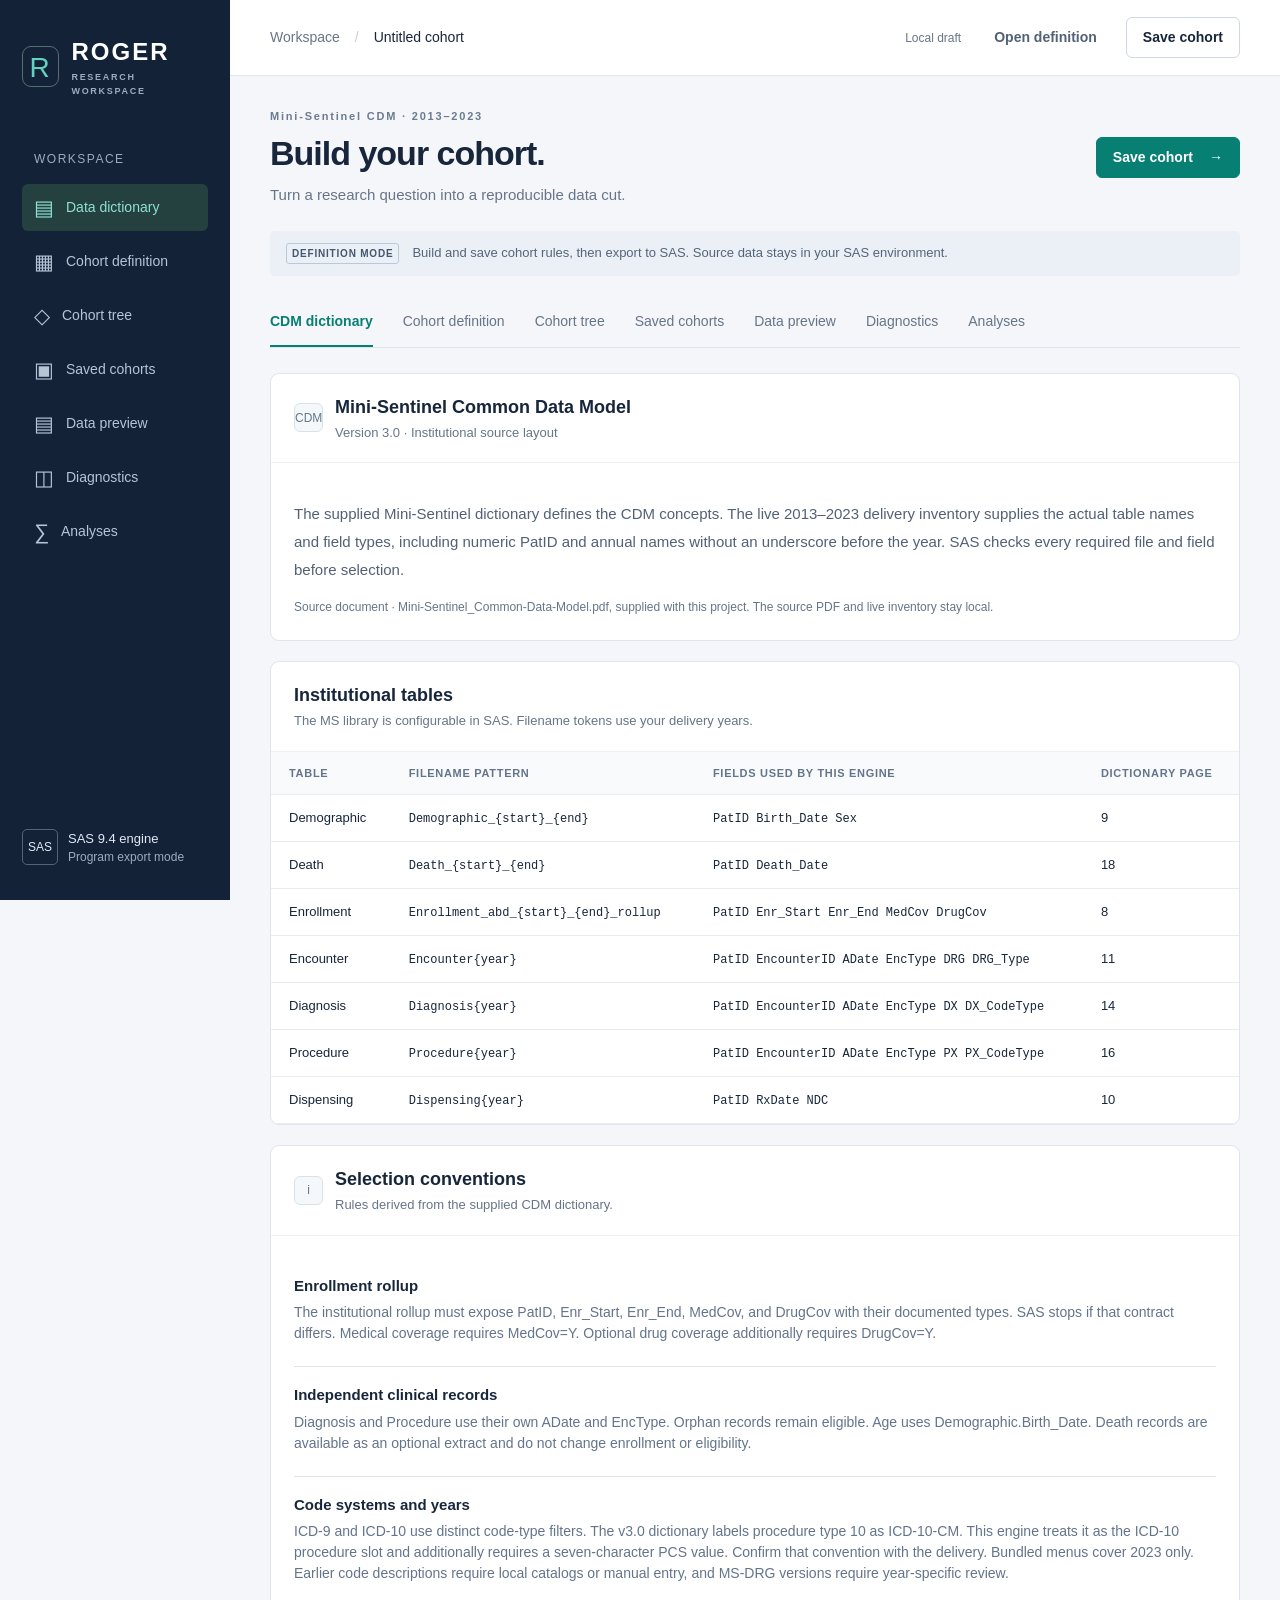
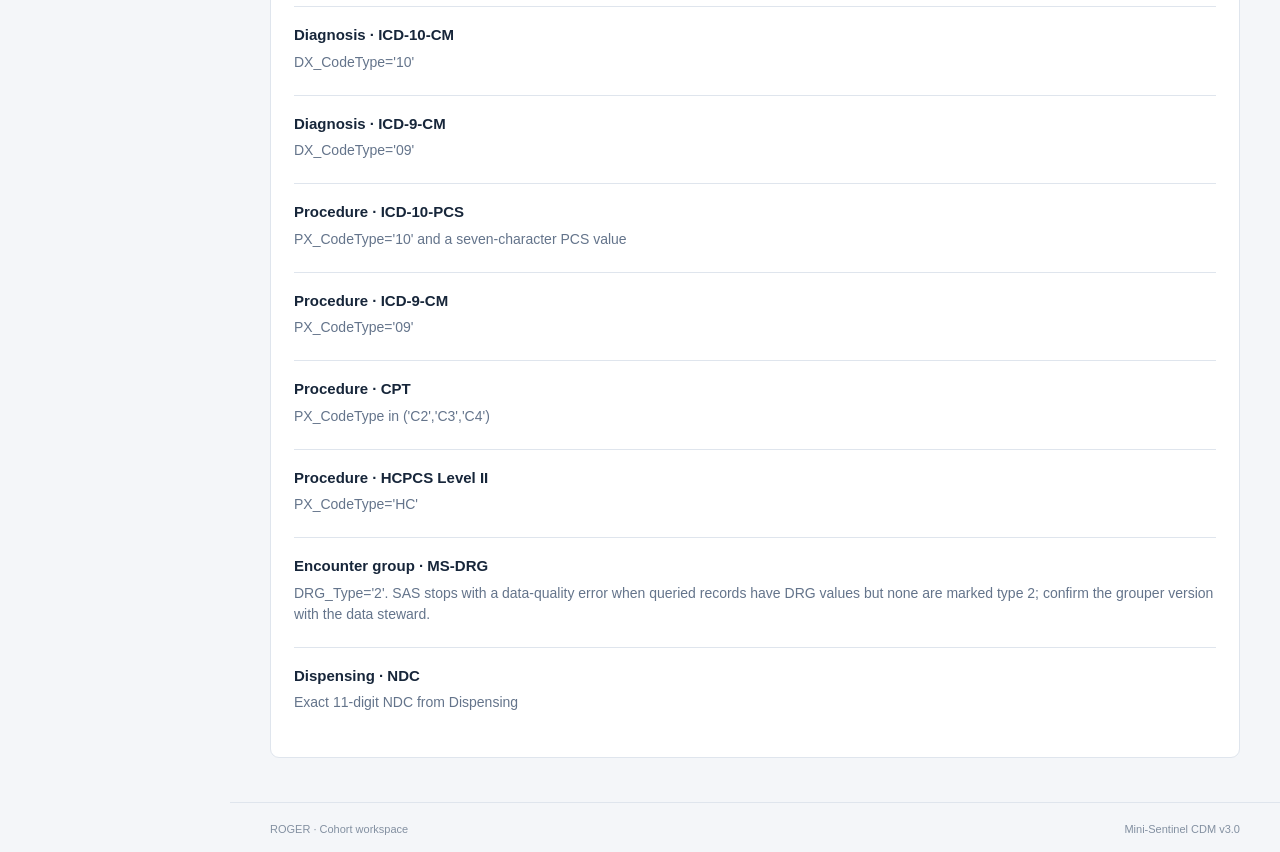
<file: index.html>
<!doctype html>
<html lang="en">
<head>
  <meta charset="UTF-8"><meta name="viewport" content="width=device-width, initial-scale=1">
  <title>ROGER · Cohort workspace</title>
  <meta name="description" content="Define Mini-Sentinel CDM cohorts visually and export a reviewable SAS 9.4 extraction program.">
  <link rel="icon" href="data:image/svg+xml,%3Csvg xmlns='http://www.w3.org/2000/svg' viewBox='0 0 32 32'%3E%3Crect width='32' height='32' rx='8' fill='%23132135'/%3E%3Cpath d='M9 24V8h7a5 5 0 0 1 0 10h-7m7 0 7 6' fill='none' stroke='%2358d1bd' stroke-width='3'/%3E%3C/svg%3E">
  <link rel="stylesheet" href="./style.css?v=68c34411cda1">
</head>
<body>
  <aside class="sidebar">
    <a class="brand" href="./" aria-label="ROGER home"><span class="brand-mark">R</span><span>ROGER<small>RESEARCH WORKSPACE</small></span></a>
    <div class="side-caption">WORKSPACE</div>
    <button class="side-link" data-view="profile" hidden><span aria-hidden="true">♙</span> Investigator profiles</button>
    <button class="side-link" data-view="codebook"><span aria-hidden="true">▤</span> Data dictionary</button>
    <button class="side-link" data-view="builder"><span aria-hidden="true">▦</span> Cohort definition</button>
    <button class="side-link" data-view="graph"><span aria-hidden="true">◇</span> Cohort tree</button>
    <button class="side-link" data-view="saved"><span aria-hidden="true">▣</span> Saved cohorts</button>
    <button class="side-link" data-view="run" hidden><span aria-hidden="true">▶</span> Run in SAS</button>
    <button class="side-link" data-view="preview"><span aria-hidden="true">▤</span> Data preview</button>
    <button class="side-link" data-view="diagnostics"><span aria-hidden="true">◫</span> Diagnostics</button>
    <button class="side-link" data-view="analysis"><span aria-hidden="true">∑</span> Analyses</button>
    <div class="side-bottom"><span class="engine-symbol">SAS</span><div>SAS 9.4 engine<small id="execution-mode">Program export mode</small></div></div>
  </aside>
  <div class="workspace">
    <header class="topbar"><div><span class="breadcrumb">Workspace</span><span class="slash">/</span><span id="current-cohort-label">New cohort</span></div><div class="top-actions"><button class="job-indicator" id="job-indicator" data-view="run" hidden aria-live="polite">No SAS job</button><span id="save-state">Local draft</span><button class="button subtle" id="import-button">Open definition</button><button class="button" id="save-button">Save cohort</button></div></header>
    <main id="main">
      <div class="heading"><div><p class="eyebrow">MINI-SENTINEL CDM</p><h1>Build your cohort.</h1><p class="subtitle">Turn a research question into a reproducible data cut.</p></div><button class="button primary" id="review-button">Save cohort <span aria-hidden="true">→</span></button></div>
      <div class="mode-banner"><span class="tag">DEFINITION MODE</span><span>Build and save cohort rules, then export to SAS. Source data stays in your SAS environment.</span></div>
      <nav class="tabs" aria-label="Workspace views"><button data-view="profile" hidden>Profiles</button><button data-view="codebook">CDM dictionary</button><button data-view="builder">Cohort definition</button><button data-view="graph">Cohort tree</button><button data-view="saved">Saved cohorts</button><button data-view="run" hidden>Run in SAS</button><button data-view="preview">Data preview</button><button data-view="diagnostics">Diagnostics</button><button data-view="analysis">Analyses</button></nav>
      <div id="app" aria-live="off"><p>Loading the CDM schema…</p></div>
    </main>
    <footer><span>ROGER · Cohort workspace</span><span>Mini-Sentinel CDM v3.0</span></footer>
  </div>
  <input type="file" id="import-file" accept="application/json,.json" hidden>
  <input type="file" id="result-files" accept=".csv,text/csv" multiple hidden>
  <div id="toast" role="status" hidden></div>
  <script type="module" src="./app.js?v=68c34411cda1"></script>
</body>
</html>
</file>
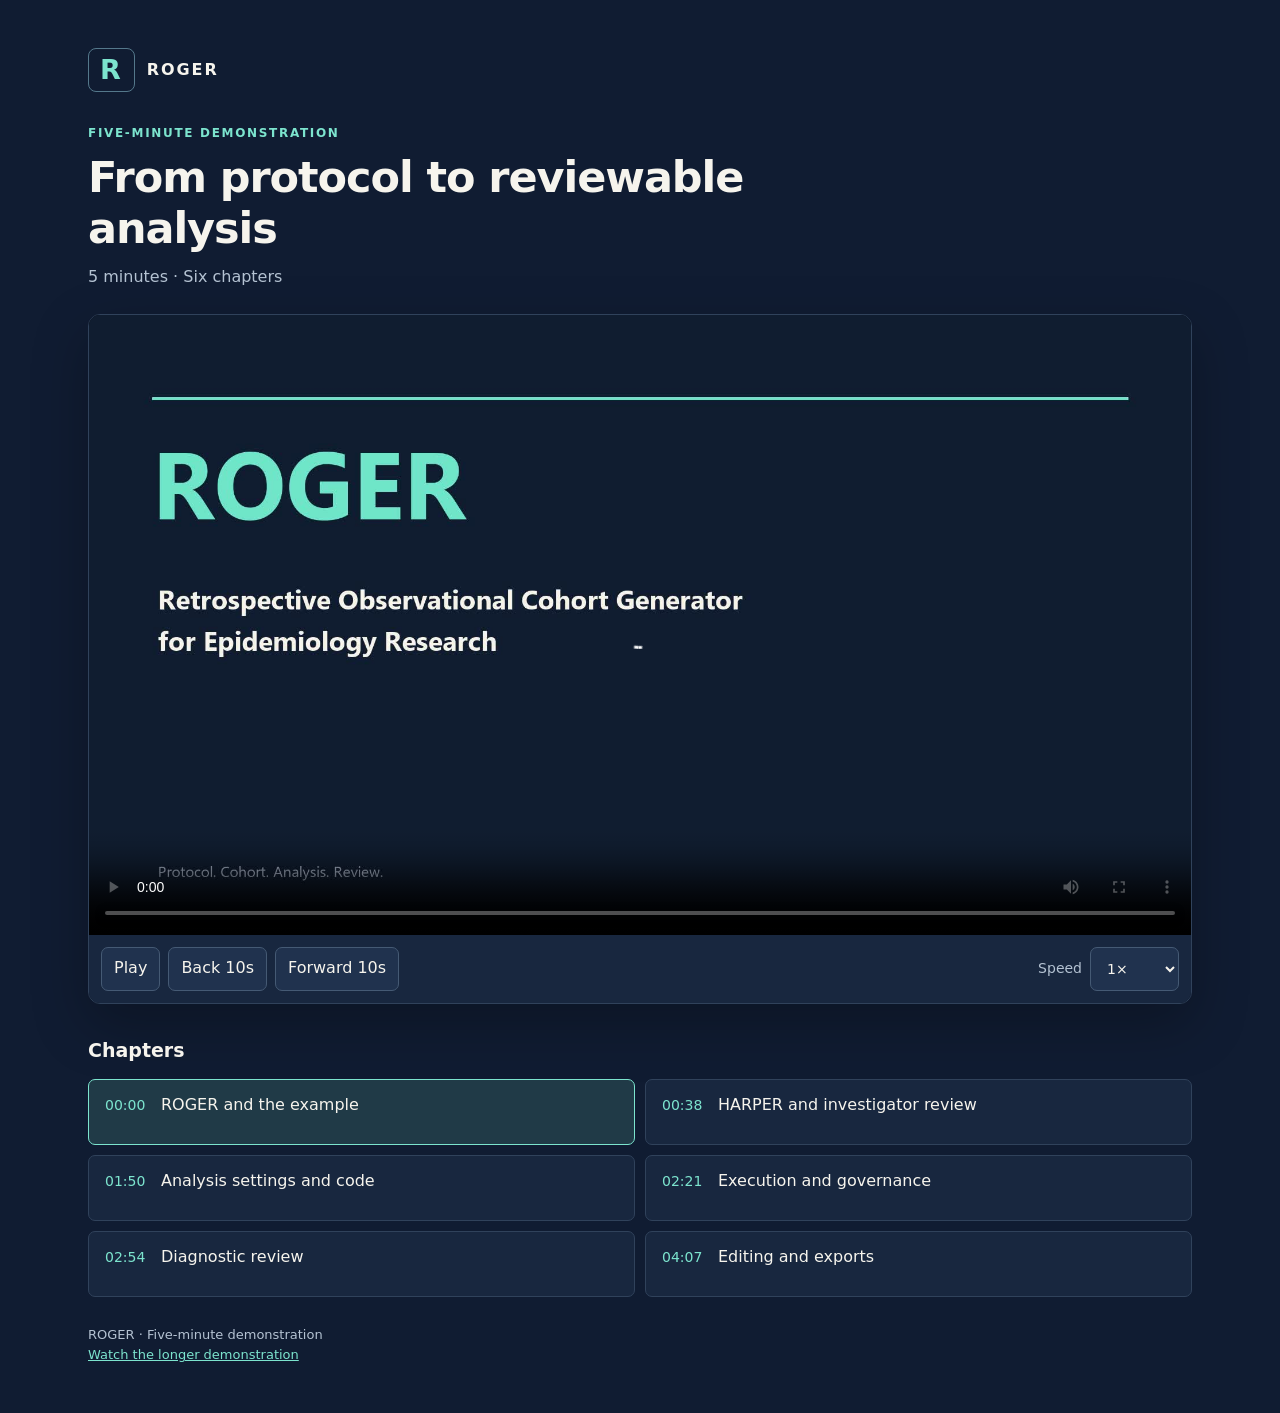
<file: pmda-video-5min/index.html>
<!doctype html>
<html lang="en">
<head>
  <meta charset="utf-8">
  <meta name="viewport" content="width=device-width, initial-scale=1, viewport-fit=cover">
  <meta name="robots" content="noindex,nofollow">
  <meta name="theme-color" content="#101c32">
  <title>ROGER | Five-minute demonstration</title>
  <style>
    :root { color-scheme:dark; --bg:#101c32; --panel:#18273f; --line:#30425b; --ink:#f6f4ed; --muted:#b4c2d2; --accent:#7ce4ce; }
    * { box-sizing:border-box; }
    body { margin:0; background:var(--bg); color:var(--ink); font:16px/1.55 system-ui,-apple-system,BlinkMacSystemFont,"Segoe UI",sans-serif; }
    main { width:min(1200px,100%); margin:auto; padding:clamp(18px,4vw,48px); }
    .brand { display:flex; align-items:center; gap:12px; margin-bottom:32px; letter-spacing:.12em; font-weight:750; }
    .mark { border:1px solid #54788b; border-radius:8px; color:var(--accent); padding:0 11px; font-size:27px; }
    .eyebrow { color:var(--accent); text-transform:uppercase; font-size:12px; font-weight:700; letter-spacing:.14em; margin:0 0 10px; }
    h1 { font-size:clamp(25px,4.5vw,43px); line-height:1.17; letter-spacing:-.025em; max-width:800px; margin:0 0 12px; }
    .meta { color:var(--muted); margin:0 0 24px; }
    .player { overflow:hidden; background:#080f1c; border:1px solid var(--line); border-radius:12px; box-shadow:0 20px 55px #0004; }
    video { display:block; width:100%; aspect-ratio:16/9; background:#080f1c; }
    .toolbar { display:flex; align-items:center; justify-content:space-between; gap:12px; flex-wrap:wrap; padding:12px; background:var(--panel); }
    .skip { display:flex; gap:8px; }
    button,select { font:inherit; border:1px solid #455a74; background:#20324e; color:var(--ink); border-radius:7px; min-height:44px; padding:8px 12px; cursor:pointer; }
    button:hover,select:hover { border-color:var(--accent); }
    button:focus-visible,select:focus-visible { outline:3px solid var(--accent); outline-offset:3px; }
    label { font-size:14px; color:var(--muted); display:flex; gap:8px; align-items:center; }
    h2 { margin:32px 0 14px; font-size:19px; }
    .chapters { list-style:none; padding:0; margin:0; display:grid; grid-template-columns:1fr 1fr; gap:10px; }
    .chapters button { width:100%; min-height:66px; display:flex; gap:14px; align-items:flex-start; text-align:left; background:var(--panel); border-color:var(--line); padding:13px 16px; }
    .chapters time { color:var(--accent); font-variant-numeric:tabular-nums; font-size:14px; padding-top:2px; flex:0 0 42px; }
    .chapters button[aria-current="true"] { border-color:var(--accent); background:#203a47; }
    #error { margin:16px 0 0; color:#ffcbab; }
    footer { color:var(--muted); font-size:13px; padding-top:28px; }
    @media (max-width:620px) { .brand { margin-bottom:24px; } .chapters { grid-template-columns:1fr; } .toolbar { padding:10px; gap:8px; } button,select { font-size:14px; padding:8px 10px; } label { gap:5px; } main { padding-bottom:max(28px,env(safe-area-inset-bottom)); } }
  </style>
</head>
<body>
  <main>
    <div class="brand" aria-label="ROGER"><span class="mark" aria-hidden="true">R</span> ROGER</div>
    <p class="eyebrow">Five-minute demonstration</p>
    <h1>From protocol to reviewable analysis</h1>
    <p class="meta">5 minutes · Six chapters</p>
    <div class="player">
      <video id="video" controls playsinline preload="metadata" poster="poster.jpg" controlslist="nodownload" aria-label="Five-minute ROGER demonstration video">
        <source src="ROGER_PMDA_5min.mp4?v=9a4689ee7d2a" type="video/mp4">
        Your browser does not support video playback.
      </video>
      <div class="toolbar">
        <div class="skip"><button type="button" id="toggle">Play</button><button type="button" data-skip="-10">Back 10s</button><button type="button" data-skip="10">Forward 10s</button></div>
        <label>Speed <select id="speed" aria-label="Playback speed"><option value="0.75">0.75×</option><option value="1" selected>1×</option><option value="1.25">1.25×</option><option value="1.5">1.5×</option><option value="2">2×</option></select></label>
      </div>
    </div>
    <p id="error" role="status" hidden>Playback could not load. Please refresh this page.</p>
    <h2>Chapters</h2>
    <ol class="chapters">
<li><button type="button" data-time="0.000000" aria-current="true"><time>00:00</time><span>ROGER and the example</span></button></li>
<li><button type="button" data-time="38.500000"><time>00:38</time><span>HARPER and investigator review</span></button></li>
<li><button type="button" data-time="110.208333"><time>01:50</time><span>Analysis settings and code</span></button></li>
<li><button type="button" data-time="141.458333"><time>02:21</time><span>Execution and governance</span></button></li>
<li><button type="button" data-time="174.333333"><time>02:54</time><span>Diagnostic review</span></button></li>
<li><button type="button" data-time="247.666667"><time>04:07</time><span>Editing and exports</span></button></li>
</ol>
    <footer>ROGER · Five-minute demonstration<br><a style="color:var(--accent)" href="../pmda-video/">Watch the longer demonstration</a></footer>
  </main>
  <script>
    const video = document.getElementById('video');
    const toggle = document.getElementById('toggle');
    toggle.addEventListener('click', () => { if (video.paused) video.play().catch(() => {}); else video.pause(); });
    video.addEventListener('play', () => { toggle.textContent = 'Pause'; });
    video.addEventListener('pause', () => { toggle.textContent = 'Play'; });
    const chapters = [...document.querySelectorAll('[data-time]')];
    document.querySelectorAll('[data-skip]').forEach(button => button.addEventListener('click', () => {
      video.currentTime = Math.max(0, Math.min(video.duration || 300, video.currentTime + Number(button.dataset.skip)));
    }));
    chapters.forEach(button => button.addEventListener('click', () => {
      video.currentTime = Number(button.dataset.time);
      video.play().catch(() => {});
      video.scrollIntoView({behavior:'smooth', block:'center'});
    }));
    document.getElementById('speed').addEventListener('change', event => { video.playbackRate = Number(event.target.value); });
    video.addEventListener('timeupdate', () => {
      const current = chapters.reduce((active, button) => Number(button.dataset.time) <= video.currentTime ? button : active, chapters[0]);
      chapters.forEach(button => button.setAttribute('aria-current', String(button === current)));
    });
    video.addEventListener('error', () => { document.getElementById('error').hidden = false; });
  </script>
</body>
</html>
</file>
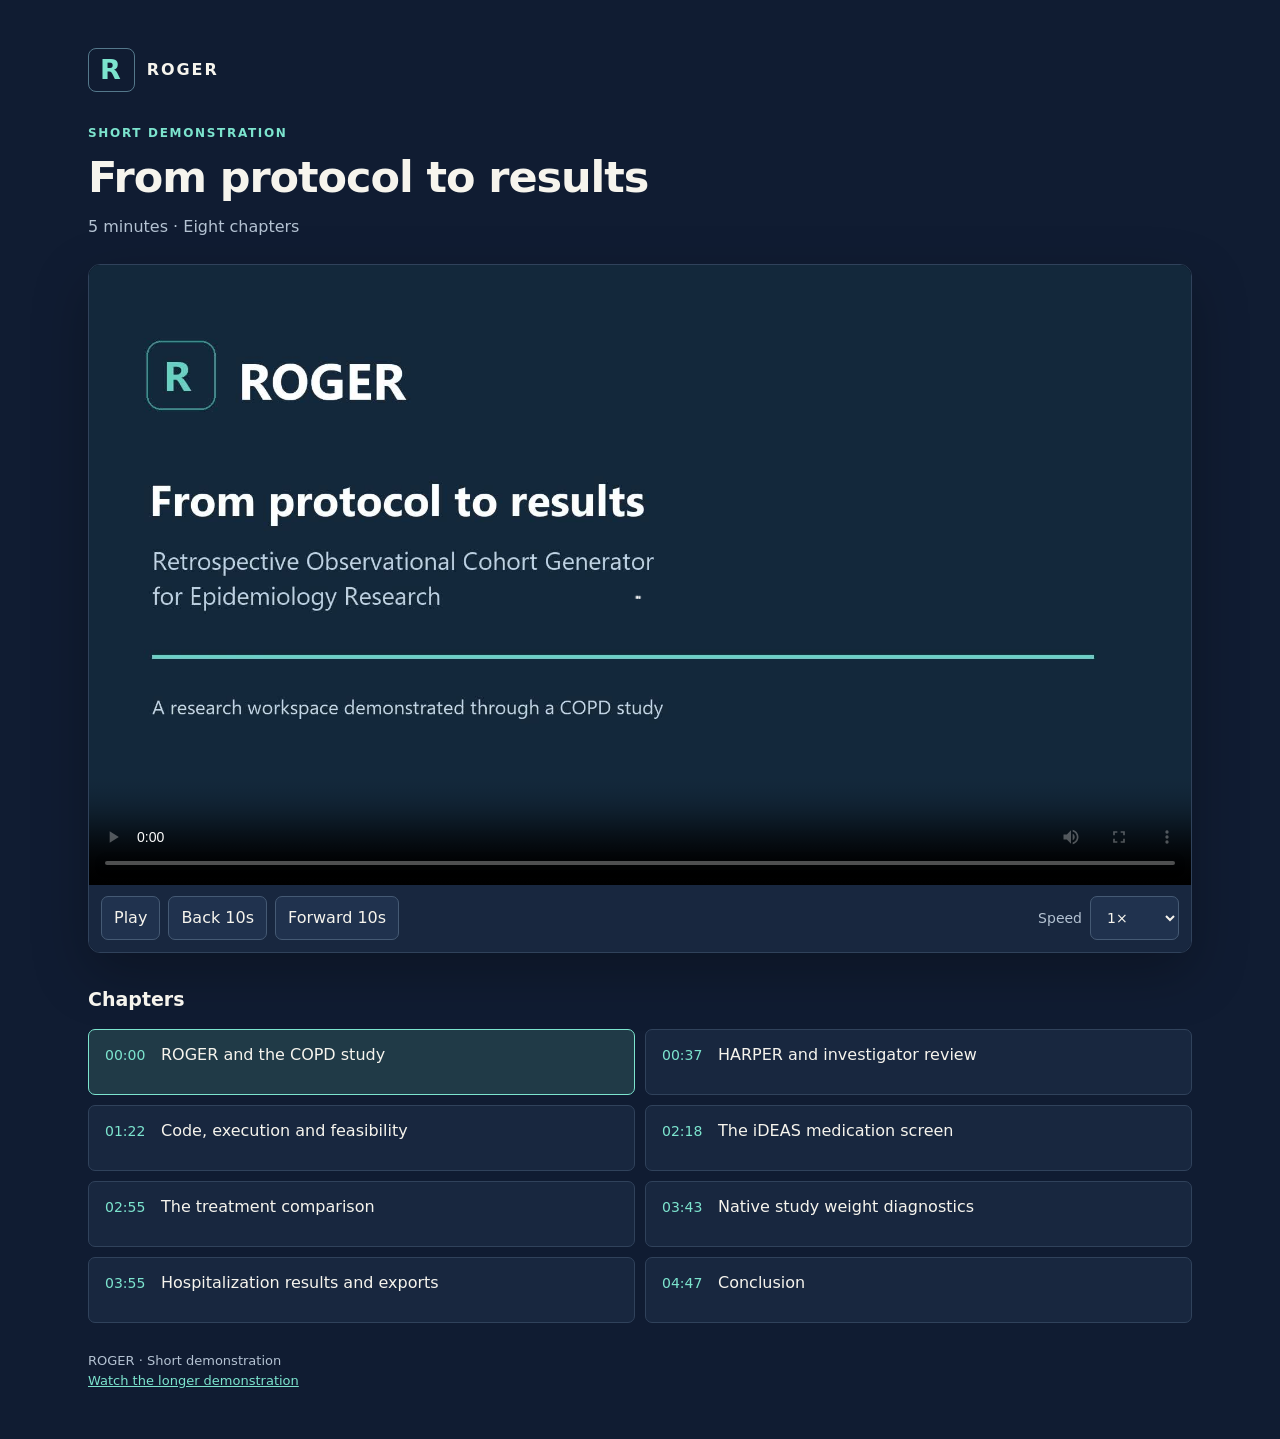
<file: pmda-video-short/index.html>
<!doctype html>
<html lang="en">
<head>
  <meta charset="utf-8">
  <meta name="viewport" content="width=device-width, initial-scale=1, viewport-fit=cover">
  <meta name="robots" content="noindex,nofollow">
  <meta name="theme-color" content="#101c32">
  <title>ROGER | Short demonstration</title>
  <style>
    :root { color-scheme:dark; --bg:#101c32; --panel:#18273f; --line:#30425b; --ink:#f6f4ed; --muted:#b4c2d2; --accent:#7ce4ce; }
    * { box-sizing:border-box; }
    body { margin:0; background:var(--bg); color:var(--ink); font:16px/1.55 system-ui,-apple-system,BlinkMacSystemFont,"Segoe UI",sans-serif; }
    main { width:min(1200px,100%); margin:auto; padding:clamp(18px,4vw,48px); }
    .brand { display:flex; align-items:center; gap:12px; margin-bottom:32px; letter-spacing:.12em; font-weight:750; }
    .mark { border:1px solid #54788b; border-radius:8px; color:var(--accent); padding:0 11px; font-size:27px; }
    .eyebrow { color:var(--accent); text-transform:uppercase; font-size:12px; font-weight:700; letter-spacing:.14em; margin:0 0 10px; }
    h1 { font-size:clamp(25px,4.5vw,43px); line-height:1.17; letter-spacing:-.025em; max-width:800px; margin:0 0 12px; }
    .meta { color:var(--muted); margin:0 0 24px; }
    .player { overflow:hidden; background:#080f1c; border:1px solid var(--line); border-radius:12px; box-shadow:0 20px 55px #0004; }
    video { display:block; width:100%; aspect-ratio:16/9; background:#080f1c; }
    .toolbar { display:flex; align-items:center; justify-content:space-between; gap:12px; flex-wrap:wrap; padding:12px; background:var(--panel); }
    .skip { display:flex; gap:8px; }
    button,select { font:inherit; border:1px solid #455a74; background:#20324e; color:var(--ink); border-radius:7px; min-height:44px; padding:8px 12px; cursor:pointer; }
    button:hover,select:hover { border-color:var(--accent); }
    button:focus-visible,select:focus-visible { outline:3px solid var(--accent); outline-offset:3px; }
    label { font-size:14px; color:var(--muted); display:flex; gap:8px; align-items:center; }
    h2 { margin:32px 0 14px; font-size:19px; }
    .chapters { list-style:none; padding:0; margin:0; display:grid; grid-template-columns:1fr 1fr; gap:10px; }
    .chapters button { width:100%; min-height:66px; display:flex; gap:14px; align-items:flex-start; text-align:left; background:var(--panel); border-color:var(--line); padding:13px 16px; }
    .chapters time { color:var(--accent); font-variant-numeric:tabular-nums; font-size:14px; padding-top:2px; flex:0 0 42px; }
    .chapters button[aria-current="true"] { border-color:var(--accent); background:#203a47; }
    #error { margin:16px 0 0; color:#ffcbab; }
    footer { color:var(--muted); font-size:13px; padding-top:28px; }
    @media (max-width:620px) { .brand { margin-bottom:24px; } .chapters { grid-template-columns:1fr; } .toolbar { padding:10px; gap:8px; } button,select { font-size:14px; padding:8px 10px; } label { gap:5px; } main { padding-bottom:max(28px,env(safe-area-inset-bottom)); } }
  </style>
</head>
<body>
  <main>
    <div class="brand" aria-label="ROGER"><span class="mark" aria-hidden="true">R</span> ROGER</div>
    <p class="eyebrow">Short demonstration</p>
    <h1>From protocol to results</h1>
    <p class="meta">5 minutes · Eight chapters</p>
    <div class="player">
      <video id="video" controls playsinline preload="metadata" poster="poster.jpg" controlslist="nodownload" aria-label="ROGER demonstration video">
        <source src="ROGER_PMDA_study_outputs_20261023.mp4?v=ef3c4abe1f97" type="video/mp4">
        Your browser does not support video playback.
      </video>
      <div class="toolbar">
        <div class="skip"><button type="button" id="toggle">Play</button><button type="button" data-skip="-10">Back 10s</button><button type="button" data-skip="10">Forward 10s</button></div>
        <label>Speed <select id="speed" aria-label="Playback speed"><option value="0.75">0.75×</option><option value="1" selected>1×</option><option value="1.25">1.25×</option><option value="1.5">1.5×</option><option value="2">2×</option></select></label>
      </div>
    </div>
    <p id="error" role="status" hidden>Playback could not load. Please refresh this page.</p>
    <h2>Chapters</h2>
    <ol class="chapters">
<li><button type="button" data-time="0.000000" aria-current="true"><time>00:00</time><span>ROGER and the COPD study</span></button></li>
<li><button type="button" data-time="37.180000"><time>00:37</time><span>HARPER and investigator review</span></button></li>
<li><button type="button" data-time="82.740000"><time>01:22</time><span>Code, execution and feasibility</span></button></li>
<li><button type="button" data-time="138.090000"><time>02:18</time><span>The iDEAS medication screen</span></button></li>
<li><button type="button" data-time="175.490000"><time>02:55</time><span>The treatment comparison</span></button></li>
<li><button type="button" data-time="223.920000"><time>03:43</time><span>Native study weight diagnostics</span></button></li>
<li><button type="button" data-time="235.333333"><time>03:55</time><span>Hospitalization results and exports</span></button></li>
<li><button type="button" data-time="287.153333"><time>04:47</time><span>Conclusion</span></button></li>
</ol>
    <footer>ROGER · Short demonstration<br><a style="color:var(--accent)" href="../pmda-video/">Watch the longer demonstration</a></footer>
  </main>
  <script>
    const video = document.getElementById('video');
    const toggle = document.getElementById('toggle');
    toggle.addEventListener('click', () => { if (video.paused) video.play().catch(() => {}); else video.pause(); });
    video.addEventListener('play', () => { toggle.textContent = 'Pause'; });
    video.addEventListener('pause', () => { toggle.textContent = 'Play'; });
    const chapters = [...document.querySelectorAll('[data-time]')];
    document.querySelectorAll('[data-skip]').forEach(button => button.addEventListener('click', () => {
      video.currentTime = Math.max(0, Math.min(video.duration || 300, video.currentTime + Number(button.dataset.skip)));
    }));
    chapters.forEach(button => button.addEventListener('click', () => {
      video.currentTime = Number(button.dataset.time);
      video.play().catch(() => {});
      video.scrollIntoView({behavior:'smooth', block:'center'});
    }));
    document.getElementById('speed').addEventListener('change', event => { video.playbackRate = Number(event.target.value); });
    video.addEventListener('timeupdate', () => {
      const current = chapters.reduce((active, button) => Number(button.dataset.time) <= video.currentTime ? button : active, chapters[0]);
      chapters.forEach(button => button.setAttribute('aria-current', String(button === current)));
    });
    video.addEventListener('error', () => { document.getElementById('error').hidden = false; });
  </script>
</body>
</html>
</file>
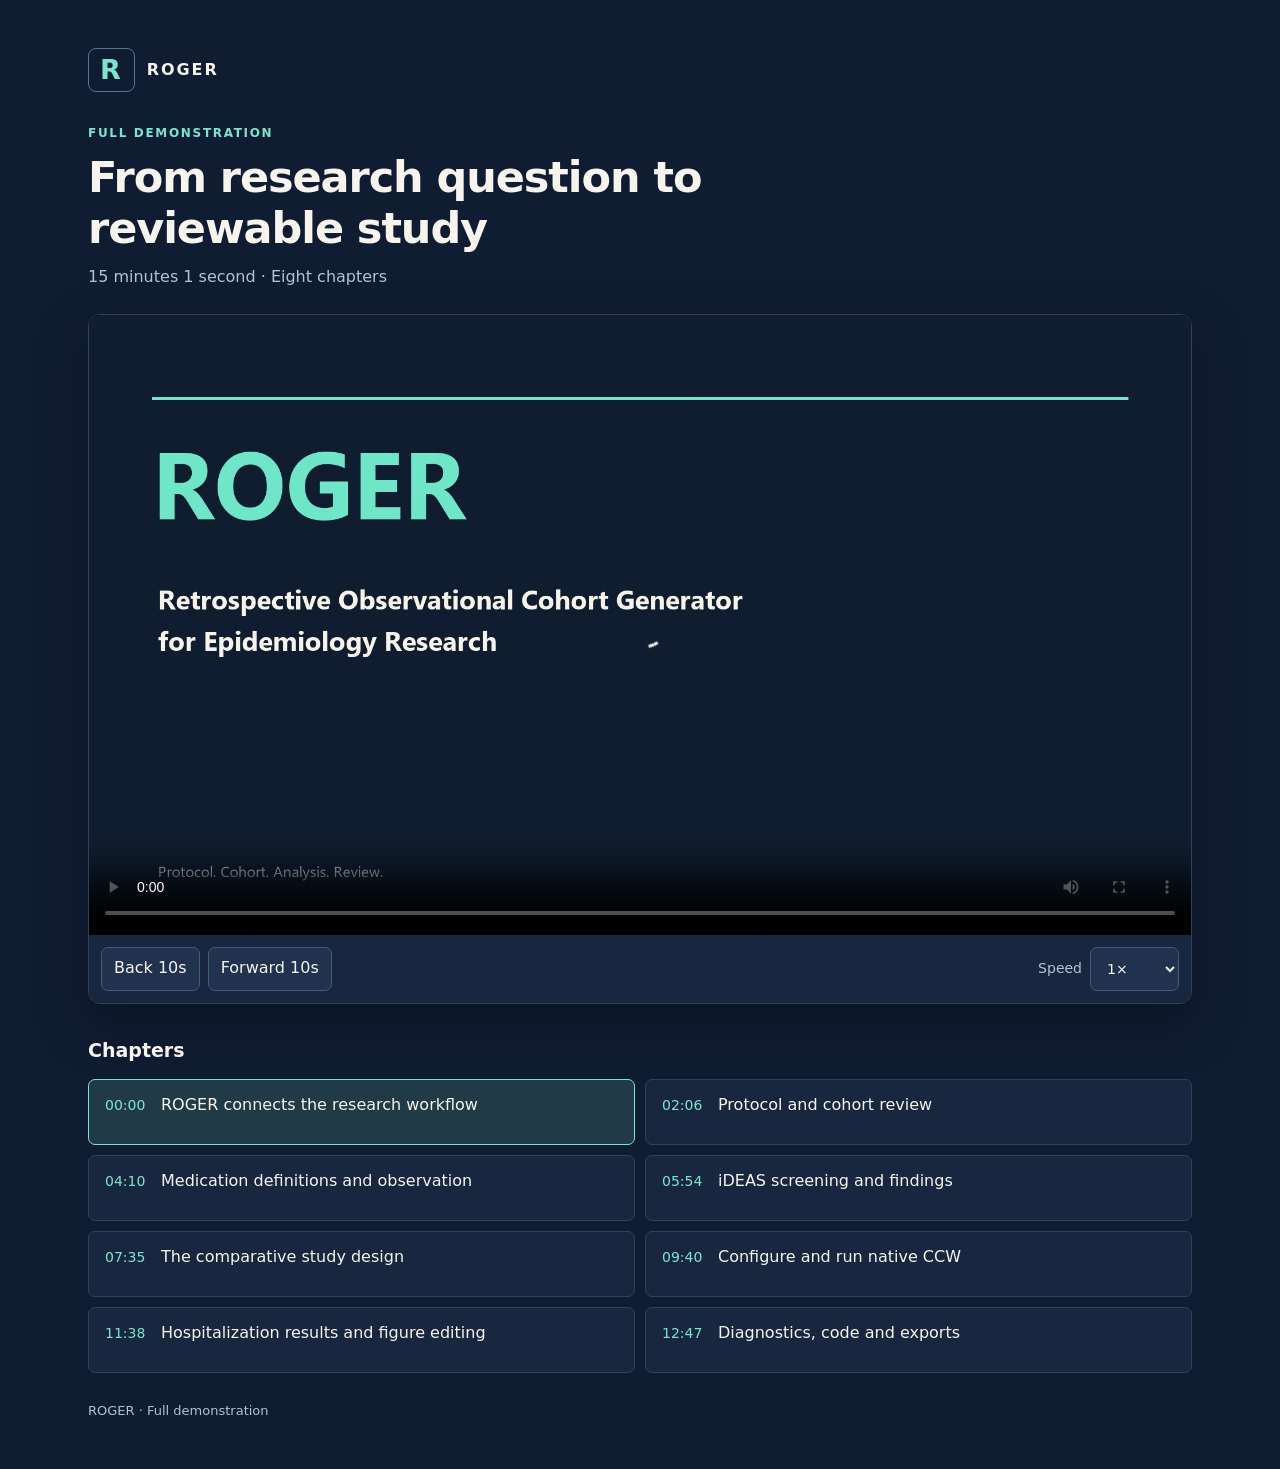
<file: pmda-video/index.html>
<!doctype html>
<html lang="en">
<head>
  <meta charset="utf-8">
  <meta name="viewport" content="width=device-width, initial-scale=1, viewport-fit=cover">
  <meta name="robots" content="noindex,nofollow">
  <meta name="theme-color" content="#101c32">
  <title>ROGER | Full demonstration</title>
  <style>
    :root { color-scheme:dark; --bg:#101c32; --panel:#18273f; --line:#30425b; --ink:#f6f4ed; --muted:#b4c2d2; --accent:#7ce4ce; }
    * { box-sizing:border-box; }
    body { margin:0; background:var(--bg); color:var(--ink); font:16px/1.55 system-ui,-apple-system,BlinkMacSystemFont,"Segoe UI",sans-serif; }
    main { width:min(1200px,100%); margin:auto; padding:clamp(18px,4vw,48px); }
    .brand { display:flex; align-items:center; gap:12px; margin-bottom:32px; letter-spacing:.12em; font-weight:750; }
    .mark { border:1px solid #54788b; border-radius:8px; color:var(--accent); padding:0 11px; font-size:27px; }
    .eyebrow { color:var(--accent); text-transform:uppercase; font-size:12px; font-weight:700; letter-spacing:.14em; margin:0 0 10px; }
    h1 { font-size:clamp(25px,4.5vw,43px); line-height:1.17; letter-spacing:-.025em; max-width:800px; margin:0 0 12px; }
    .meta { color:var(--muted); margin:0 0 24px; }
    .player { overflow:hidden; background:#080f1c; border:1px solid var(--line); border-radius:12px; box-shadow:0 20px 55px #0004; }
    video { display:block; width:100%; aspect-ratio:16/9; background:#080f1c; }
    .toolbar { display:flex; align-items:center; justify-content:space-between; gap:12px; flex-wrap:wrap; padding:12px; background:var(--panel); }
    .skip { display:flex; gap:8px; }
    button,select { font:inherit; border:1px solid #455a74; background:#20324e; color:var(--ink); border-radius:7px; min-height:44px; padding:8px 12px; cursor:pointer; }
    button:hover,select:hover { border-color:var(--accent); }
    button:focus-visible,select:focus-visible { outline:3px solid var(--accent); outline-offset:3px; }
    label { font-size:14px; color:var(--muted); display:flex; gap:8px; align-items:center; }
    h2 { margin:32px 0 14px; font-size:19px; }
    .chapters { list-style:none; padding:0; margin:0; display:grid; grid-template-columns:1fr 1fr; gap:10px; }
    .chapters button { width:100%; min-height:66px; display:flex; gap:14px; align-items:flex-start; text-align:left; background:var(--panel); border-color:var(--line); padding:13px 16px; }
    .chapters time { color:var(--accent); font-variant-numeric:tabular-nums; font-size:14px; padding-top:2px; flex:0 0 42px; }
    .chapters button[aria-current="true"] { border-color:var(--accent); background:#203a47; }
    #error { margin:16px 0 0; color:#ffcbab; }
    footer { color:var(--muted); font-size:13px; padding-top:28px; }
    @media (max-width:620px) { .brand { margin-bottom:24px; } .chapters { grid-template-columns:1fr; } .toolbar { padding:10px; gap:8px; } button,select { font-size:14px; padding:8px 10px; } label { gap:5px; } main { padding-bottom:max(28px,env(safe-area-inset-bottom)); } }
  </style>
</head>
<body>
  <main>
    <div class="brand" aria-label="ROGER"><span class="mark" aria-hidden="true">R</span> ROGER</div>
    <p class="eyebrow">Full demonstration</p>
    <h1>From research question to reviewable study</h1>
    <p class="meta">15 minutes 1 second · Eight chapters</p>
    <div class="player">
      <video id="video" controls playsinline preload="metadata" poster="poster.jpg" controlslist="nodownload" aria-label="Full ROGER demonstration video">
        <source src="ROGER_PMDA_complete_20min.mp4?v=472f00032233" type="video/mp4">
        Your browser does not support video playback.
      </video>
      <div class="toolbar">
        <div class="skip"><button type="button" data-skip="-10">Back 10s</button><button type="button" data-skip="10">Forward 10s</button></div>
        <label>Speed <select id="speed" aria-label="Playback speed"><option value="0.75">0.75×</option><option value="1" selected>1×</option><option value="1.25">1.25×</option><option value="1.5">1.5×</option><option value="2">2×</option></select></label>
      </div>
    </div>
    <p id="error" role="status" hidden>Playback could not load. Please refresh this page.</p>
    <h2>Chapters</h2>
    <ol class="chapters">
      <li><button type="button" data-time="0.000000" aria-current="true"><time>00:00</time><span>ROGER connects the research workflow</span></button></li>
      <li><button type="button" data-time="126.666667"><time>02:06</time><span>Protocol and cohort review</span></button></li>
      <li><button type="button" data-time="250.041667"><time>04:10</time><span>Medication definitions and observation</span></button></li>
      <li><button type="button" data-time="354.041667"><time>05:54</time><span>iDEAS screening and findings</span></button></li>
      <li><button type="button" data-time="455.958333"><time>07:35</time><span>The comparative study design</span></button></li>
      <li><button type="button" data-time="580.250000"><time>09:40</time><span>Configure and run native CCW</span></button></li>
      <li><button type="button" data-time="698.875000"><time>11:38</time><span>Hospitalization results and figure editing</span></button></li>
      <li><button type="button" data-time="767.958333"><time>12:47</time><span>Diagnostics, code and exports</span></button></li>
    </ol>
    <footer>ROGER · Full demonstration</footer>
  </main>
  <script>
    const video = document.getElementById('video');
    const chapters = [...document.querySelectorAll('[data-time]')];
    document.querySelectorAll('[data-skip]').forEach(button => button.addEventListener('click', () => {
      video.currentTime = Math.max(0, Math.min(video.duration || 900.5416666666666, video.currentTime + Number(button.dataset.skip)));
    }));
    chapters.forEach(button => button.addEventListener('click', () => {
      video.currentTime = Number(button.dataset.time);
      video.play().catch(() => {});
      video.scrollIntoView({behavior:'smooth', block:'center'});
    }));
    document.getElementById('speed').addEventListener('change', event => { video.playbackRate = Number(event.target.value); });
    video.addEventListener('timeupdate', () => {
      const current = chapters.reduce((active, button) => Number(button.dataset.time) <= video.currentTime ? button : active, chapters[0]);
      chapters.forEach(button => button.setAttribute('aria-current', String(button === current)));
    });
    video.addEventListener('error', () => { document.getElementById('error').hidden = false; });
  </script>
</body>
</html>
</file>
<file: style.css>
:root{font-family:Inter,"Segoe UI",Arial,sans-serif;color:#17263a;background:#f4f6f9;font-synthesis:none;--ink:#17263a;--muted:#667588;--line:#dfe5ed;--accent:#087f73;--light:#e8f5f2;--navy:#142238}*{box-sizing:border-box}body{margin:0;font-size:16px;line-height:1.5}button,input,select,textarea{font:inherit}button{cursor:pointer}button:disabled{cursor:not-allowed;opacity:.45}a{color:var(--accent)}button:focus-visible,a:focus-visible,input:focus-visible,select:focus-visible,textarea:focus-visible{outline:3px solid #3da99b;outline-offset:3px}.sidebar{position:fixed;width:230px;inset:0 auto 0 0;background:var(--navy);color:#e1e9f5;padding:34px 22px;display:flex;flex-direction:column}.brand{display:flex;gap:12px;align-items:center;text-decoration:none;color:#fff;font-size:24px;font-weight:650;letter-spacing:2px}.brand-mark{display:grid;place-items:center;color:#64d1c0;border:1px solid #52706e;border-radius:9px;width:39px;height:41px;font-size:28px;font-weight:500}.brand small{display:block;font-size:9px;letter-spacing:1.7px;color:#9cacc0;margin-top:1px}.side-caption{font-size:12px;letter-spacing:1.5px;color:#9cacc0;margin:52px 12px 16px}.side-link{display:flex;gap:12px;align-items:center;background:none;border:0;color:#b6c4d6;padding:13px 12px;text-align:left;border-radius:6px;margin-bottom:7px;font-size:14px}.side-link span{font-size:21px;line-height:1}.side-link:hover{background:#20334c}.side-link.selected{background:#25413f;color:#8fe1d4}.later{margin:30px 12px 0;border-top:1px solid #304055;padding-top:25px;font-size:14px;color:#96a8bc}.soon{font-size:10px;border:1px solid #4b5b6e;border-radius:3px;margin-left:16px;padding:2px 5px;letter-spacing:1px}.later p{font-size:13px;line-height:1.7;color:#96a8bc}.side-bottom{margin-top:auto;display:flex;gap:10px;font-size:13px;align-items:center;padding-top:40px}.side-bottom small{display:block;color:#9cacc0;font-size:12px}.engine-symbol{font-size:12px;border:1px solid #52647a;padding:8px 5px;border-radius:5px}.workspace{margin-left:230px}.topbar{height:77px;padding:0 40px;background:white;border-bottom:1px solid var(--line);display:flex;align-items:center;justify-content:space-between;font-size:14px}.breadcrumb{color:var(--muted)}.slash{margin:0 15px;color:#c5cdd7}.top-actions{display:flex;gap:12px;align-items:center}#save-state{font-size:12px;color:var(--muted);margin-right:4px}.button{border:1px solid #cfd8e2;background:white;color:var(--ink);padding:9px 16px;border-radius:6px;font-size:14px;font-weight:600;display:inline-flex;gap:16px;align-items:center;justify-content:center;white-space:nowrap}.button:hover{background:#f0f4f7}.button.primary{background:var(--accent);color:white;border-color:var(--accent)}.button.primary:hover{background:#08675e}.button.subtle{background:transparent;border-color:transparent;color:#526176}.button.small{padding:6px 10px;font-size:13px}.button.danger{color:#a14242}.heading{display:flex;align-items:center;justify-content:space-between;margin:32px 0 24px;gap:15px}.eyebrow{font-size:11px;letter-spacing:1.8px;color:#6b7b90;font-weight:700;margin:0 0 7px}h1{font-size:34px;line-height:1.25;font-weight:600;letter-spacing:-1px;margin:0}h2{font-size:18px;font-weight:650;margin:0}h3{font-size:15px;font-weight:650;margin:0}.subtitle{color:var(--muted);margin:10px 0 0;font-size:15px}main{max-width:1580px;margin:auto;padding:0 40px 44px}.mode-banner{display:flex;align-items:center;gap:13px;background:#eaf0f6;padding:12px 16px;color:#536579;font-size:13px;border-radius:5px}.tag{font-size:10px;letter-spacing:.8px;font-weight:700;white-space:nowrap;color:#45566e;border:1px solid #bac9d8;border-radius:3px;padding:2px 5px}.tabs{display:flex;gap:30px;border-bottom:1px solid var(--line);margin:22px 0 25px}.tabs button{background:transparent;border:0;border-bottom:2px solid transparent;color:var(--muted);padding:13px 0;font-size:14px}.tabs button.active{border-color:var(--accent);color:var(--accent);font-weight:600}.builder-grid{display:grid;grid-template-columns:minmax(0,1fr) 300px;gap:24px;align-items:start}.stack{display:grid;gap:20px}.panel{background:white;border:1px solid var(--line);border-radius:9px;overflow:hidden}.panel-head{display:flex;align-items:center;gap:12px;padding:20px 23px;border-bottom:1px solid #edf0f4}.panel-head p{margin:2px 0 0;font-size:13px;color:var(--muted)}.step-number{display:grid;place-items:center;width:29px;height:29px;border:1px solid #d7e3e7;background:#f5f8fa;border-radius:6px;font-size:12px;color:#64798b;flex-shrink:0}.panel-body{padding:22px 23px}.fields{display:grid;grid-template-columns:repeat(2,minmax(0,1fr));gap:18px}.fields.three{grid-template-columns:repeat(3,minmax(0,1fr))}.fields .full{grid-column:1/-1}label,.field-label{display:block;font-size:13px;font-weight:600;color:#435369;margin-bottom:6px}input:not([type=checkbox]),select,textarea{width:100%;min-height:41px;border:1px solid #d7dfe8;border-radius:5px;background:#fff;color:var(--ink);padding:8px 11px;font-size:14px}input::placeholder,textarea::placeholder{color:#94a0b0}textarea{resize:vertical;min-height:85px;line-height:1.65;font-family:"Cascadia Code",Consolas,monospace}input:disabled{background:#f5f7fa;color:#667588}.hint{color:var(--muted);font-size:12px;margin:6px 0 0;line-height:1.65}.check-row{display:flex;gap:9px;align-items:center;font-size:14px;font-weight:400;color:#435369;cursor:pointer}.check-row input{width:16px;height:16px;accent-color:var(--accent);margin:0}.source-checks{display:flex;gap:10px 18px;flex-wrap:wrap}.source-checks label{font-size:12px;margin-bottom:0}.source-checks input{width:14px;height:14px}.rule{border:1px solid #e0e6ed;border-radius:6px;margin-bottom:16px}.rule-head{display:flex;gap:10px;align-items:center;justify-content:space-between;padding:12px 15px;background:#f7f9fb;border-bottom:1px solid #e6ebf1}.rule-body{padding:17px}.rule-label{font-size:13px;font-weight:600}.logic{background:#eaf3f1;color:#367b70;font-size:10px;padding:3px 7px;border-radius:3px;letter-spacing:.5px}.logic.exclude{background:#fcf0ed;color:#a85642}.rule-head button{background:transparent;border:0;color:#65778d;font-size:18px}.rule-head button:hover{color:#a14242}.add-rule{width:100%;background:#fbfdfd;border:1px dashed #a9c9c4;color:var(--accent);padding:13px;border-radius:5px;font-size:14px;font-weight:600}.empty{padding:4px 0 20px;color:var(--muted);font-size:14px;line-height:1.8}.and-line{font-size:10px;letter-spacing:1px;color:var(--muted);margin:15px 0;text-align:center}.summary{position:sticky;top:20px}.summary-head{padding:20px 20px 0}.summary-head .eyebrow{font-size:10px}.summary-title{font-size:17px;font-weight:600;margin:5px 0;overflow-wrap:anywhere}.summary-body{padding:18px 20px}.summary .rule-count{font-size:34px;font-weight:500;letter-spacing:-1px}.summary .rule-count small{font-size:12px;letter-spacing:0;color:var(--muted);display:block;margin-top:0}.summary hr{border:0;border-top:1px solid #e8edf2;margin:18px 0}.summary dl{display:grid;grid-template-columns:1fr auto;font-size:12px;gap:9px}.summary dt{color:var(--muted)}.summary dd{margin:0;text-align:right}.timeline{height:100px;position:relative;font-size:10px;margin:10px 0 0;display:flex;align-items:center}.timeline:before{content:"";height:2px;background:#c9dad8;position:absolute;left:0;right:0;top:50%}.timeline .base{background:#c4e5df;height:12px;width:57%;z-index:1}.timeline .follow{background:#e5ebf2;height:12px;flex:1;z-index:1}.timeline .index{height:26px;width:2px;background:#087f73;z-index:2;position:relative}.timeline .index span{position:absolute;top:-25px;left:-23px;width:50px;text-align:center;color:#086f64;font-weight:600}.timeline .ends{position:absolute;top:65px;display:flex;justify-content:space-between;width:100%;color:var(--muted)}.notice{background:#fcf7ec;border:1px solid #eee1bf;border-radius:6px;padding:12px 14px;color:#806627;font-size:12px;line-height:1.7}.notice.info{background:#f0f5f9;border-color:#dce5ee;color:#596c81}.notice.error{background:#fff2f0;border-color:#e9c7c1;color:#974a3e}.notice ul{margin:8px 0 0;padding-left:18px}.status-row{display:flex;align-items:center;gap:9px;font-size:12px;color:#677587}.status-dot{width:7px;height:7px;border-radius:50%;background:#b6934c;flex-shrink:0}.full-button{width:100%;margin-top:15px}.details-toggle{padding:15px 23px;cursor:pointer;font-weight:600;font-size:14px;color:#526176}.details-body{border-top:1px solid var(--line);padding:23px}.output-item{display:flex;gap:10px;align-items:center;border:1px solid var(--line);border-radius:5px;padding:12px;margin:0;cursor:pointer;font-size:13px}.output-item input{accent-color:var(--accent)}.output-item.selected{border-color:#84bdb3;background:#f3faf8}.output-item small{display:block;font-size:11px;color:var(--muted);font-weight:400}.output-item .table-code{font-family:Consolas,monospace;font-size:12px;border:1px solid #d3e1df;border-radius:3px;min-width:25px;text-align:center;color:#56726d;background:white}.review-grid{display:grid;grid-template-columns:minmax(0,1fr) 300px;gap:24px}.review-rule{display:flex;gap:15px;border-bottom:1px solid #e9edf3;padding:18px 0}.review-rule:last-child{border-bottom:0}.review-rule p{font-size:14px;margin:3px 0;color:#617084}.code-chip{display:inline-block;background:#f0f4f8;border:1px solid #dce4ed;border-radius:4px;margin:6px 5px 0 0;padding:3px 7px;font:12px Consolas,monospace}.code-preview{background:#172438;color:#d7e5f3;padding:24px;font:12px/1.8 Consolas,monospace;overflow:auto;max-height:460px;margin:0;tab-size:2;white-space:pre}.toolbar{display:flex;gap:10px;align-items:center;flex-wrap:wrap}.table-wrap{overflow:auto}table{border-collapse:collapse;width:100%;font-size:13px}th{text-align:left;background:#f8fafc;font-size:11px;text-transform:uppercase;letter-spacing:.7px;color:#64748b;font-weight:600}th,td{padding:13px 18px;border-bottom:1px solid #e8edf2;vertical-align:top}td code{font-size:12px}.catalog-note{padding:17px 0;border-bottom:1px solid var(--line)}.catalog-note:last-child{border-bottom:0}.catalog-note p{font-size:14px;color:#64748b;margin:5px 0}.catalog-note a{font-size:12px}.review-summary-text{font-size:15px;line-height:1.85;color:#526176}.subheading{font-size:12px;letter-spacing:.6px;color:#63758b;margin:25px 0 12px}.export-meta{font-size:12px;color:var(--muted);margin:12px 0}footer{display:flex;justify-content:space-between;padding:18px 40px;border-top:1px solid var(--line);font-size:11px;color:#8390a1}#toast{position:fixed;right:28px;bottom:25px;background:#142b30;color:white;padding:13px 22px;border-radius:7px;box-shadow:0 5px 20px #19293722;font-size:14px;z-index:5;max-width:calc(100vw - 56px)}.error-screen{padding:35px;background:#fff2f0;border:1px solid #e4a99e;border-radius:8px} .icon-note{font-size:22px;color:#a0adb9;margin-bottom:8px}.mobile-title{display:none}
@media(min-width:1500px){.builder-grid,.review-grid{grid-template-columns:minmax(0,1fr) 330px}.panel-body{padding:25px}.fields{gap:20px}}
@media(max-width:1180px){.sidebar{width:195px;padding-left:16px;padding-right:16px}.workspace{margin-left:195px}main{padding:0 24px 30px}.topbar{padding:0 24px}.builder-grid,.review-grid{grid-template-columns:minmax(0,1fr) 260px;gap:18px}.panel-body,.panel-head{padding:18px}.fields.three{grid-template-columns:repeat(2,minmax(0,1fr))}.brand{font-size:21px}.brand small{font-size:8px}.brand-mark{width:33px;height:37px}.side-link{font-size:13px}}
@media(max-width:980px){.builder-grid,.review-grid{grid-template-columns:1fr}.summary{position:static}.summary .timeline{max-width:350px}.summary dl{max-width:420px}.side-bottom{font-size:12px}.heading{align-items:flex-start}h1{font-size:30px}#save-state{display:none}}
@media(max-width:720px){.sidebar{position:static;width:100%;padding:16px 20px;display:block}.brand{font-size:21px}.brand small{font-size:8px}.sidebar .side-caption,.sidebar .side-link,.sidebar .later,.sidebar .side-bottom{display:none}.workspace{margin:0}.topbar{height:auto;padding:12px 20px;gap:10px;flex-wrap:wrap}.topbar>div:first-child{display:none}.top-actions{width:100%;justify-content:flex-end}main{padding:0 18px 30px}.heading{margin-top:24px;flex-wrap:wrap}.heading .button{font-size:13px}.subtitle{font-size:14px}.mode-banner{align-items:flex-start;flex-direction:column;gap:7px}.tabs{gap:18px}.tabs button{font-size:12px}.fields.three{grid-template-columns:repeat(2,minmax(0,1fr))}.panel-body,.panel-head{padding:17px}.fields{gap:14px}.source-checks{gap:9px}.output-item{padding:10px;font-size:12px}footer{padding:16px 20px;gap:10px;flex-wrap:wrap}.rule-body{padding:13px}.button{padding:9px 12px}h1{font-size:30px}}
@media(max-width:440px){.fields,.fields.three{grid-template-columns:1fr}.fields .full{grid-column:auto}.heading .button{width:100%}.tabs{gap:12px}.tabs button{font-size:11px}.source-checks{display:grid;grid-template-columns:1fr 1fr}.rule-head{padding:10px}.review-rule{gap:8px}}

.code-library-launch{display:flex;align-items:center;justify-content:space-between;gap:16px;background:#edf7f4;border:1px solid #cce6df;border-radius:7px;padding:14px 16px}.code-library-launch strong{font-size:14px}.code-library-launch .hint{margin:2px 0 0}.code-picker{width:min(960px,calc(100vw - 32px));max-height:calc(100dvh - 32px);padding:0;border:1px solid var(--line);border-radius:12px;color:var(--ink);box-shadow:0 24px 90px #14223850}.code-picker[open]{display:flex;flex-direction:column}.code-picker::backdrop{background:#14223888;backdrop-filter:blur(3px)}.picker-head{display:flex;justify-content:space-between;gap:16px;padding:23px 26px 15px}.picker-head h2{font-size:23px}.picker-head p:last-child{font-size:13px;color:var(--muted);margin:5px 0 0}.picker-close{background:none;border:0;font-size:27px;color:var(--muted);align-self:start;line-height:1.2}.picker-controls{display:grid;grid-template-columns:minmax(0,2fr) minmax(140px,1fr);gap:16px;padding:0 26px 15px}.picker-tools{display:flex;justify-content:space-between;align-items:center;gap:12px;padding:10px 26px;border-top:1px solid var(--line);background:#f7f9fb;font-size:12px;color:var(--muted)}.picker-tools .check-row{margin:0;font-size:13px}.picker-results{overflow:auto;min-height:160px;height:360px;border-block:1px solid var(--line);overscroll-behavior:contain}.picker-row{display:grid;grid-template-columns:18px 100px minmax(0,1fr);gap:14px;padding:12px 26px;margin:0;border-bottom:1px solid #edf0f4;font-size:13px;font-weight:400;cursor:pointer}.picker-row:hover{background:#f4f9f8}.picker-row.picked{background:#eaf6f2}.picker-row input{accent-color:var(--accent);width:16px;height:16px;margin:3px 0 0}.picker-code{font-family:Consolas,monospace;color:#087f73;font-weight:650}.picker-code small{display:block;font-family:Inter,"Segoe UI",sans-serif;font-size:10px;font-weight:500;color:#547c70}.picker-description small{display:block;font-size:10px;color:var(--muted);margin-top:4px}.picker-empty{padding:48px 30px;text-align:center;color:var(--muted);font-size:14px}.picker-pagination{display:flex;align-items:center;justify-content:center;gap:16px;padding:10px 24px;font-size:12px}.picker-reference{padding:8px 26px 12px;font-size:11px;color:var(--muted);max-height:150px;overflow:auto}.picker-reference summary{cursor:pointer}.picker-reference p{margin:6px 0}.picker-footer{display:flex;justify-content:space-between;gap:16px;align-items:center;padding:17px 26px;border-top:1px solid var(--line);background:#f7f9fb}.picker-footer>div{display:flex;align-items:center;gap:10px}.picker-footer strong{font-size:13px}.picker-error{color:#9d3737;background:#fff2ef;padding:9px 26px;margin:0;font-size:13px}.picker-import{padding:12px 26px;border-top:1px solid var(--line)}.picker-import input{font-size:12px!important}.picker-import .hint{font-size:11px}
@media(max-width:600px){.picker-head,.picker-controls{padding-left:16px;padding-right:16px}.picker-head h2{font-size:19px}.picker-controls{grid-template-columns:1fr;gap:8px}.picker-row{padding:12px 16px;grid-template-columns:16px 80px minmax(0,1fr);gap:8px}.picker-results{height:280px}.picker-footer{padding:12px;flex-wrap:wrap}.picker-pagination{gap:8px;padding:10px}.picker-pagination .button{font-size:11px}.code-library-launch{align-items:flex-start;flex-direction:column}.picker-tools{padding:10px 16px}.picker-reference{padding:8px 16px}}

.tree-toolbar{display:flex;justify-content:space-between;align-items:center;gap:18px;padding:20px 22px;border-bottom:1px solid var(--line);flex-wrap:wrap}.tree-actions{display:flex;gap:7px;flex-wrap:wrap}.tree-layout{display:grid;grid-template-columns:minmax(0,1fr) 260px}.tree-canvas-tools{display:flex;gap:12px;align-items:center;padding:10px 15px;border-bottom:1px solid var(--line);min-height:57px}.tree-canvas-tools label{margin:0}.tree-canvas-tools select{width:85px;min-height:32px;padding:4px 8px;font-size:12px}.tree-viewport{height:610px;overflow:auto;overscroll-behavior:contain;background-color:#f4f8f9;background-image:radial-gradient(#c6d8d8 .9px,transparent .9px);background-size:18px 18px}.tree-size{position:relative;min-width:100%;min-height:100%}.tree-world{position:relative;transform-origin:0 0}.tree-links{position:absolute;inset:0;overflow:visible;pointer-events:none}.tree-links g path{fill:none;stroke:#749b99;stroke-width:2.5}.tree-links #tree-link-preview{fill:none;stroke:#087f73;stroke-width:3;stroke-dasharray:7 5}.tree-node{position:absolute;width:210px;height:166px;border:1.5px solid #c8d7dd;border-radius:10px;background:#fff;box-shadow:0 3px 12px #1c485412;overflow:visible}.tree-node.active{outline:3px solid #66bcae;outline-offset:3px}.tree-node.group{border-color:#b3a3d5;background:#faf7ff}.tree-node.exclude{border-color:#d9aeaa;background:#fff8f6}.tree-node.event{border-color:#90cabc}.tree-node-header{display:flex;justify-content:space-between;align-items:center;width:100%;border:0;border-bottom:1px solid #dce6e9;background:#edf4f6;border-radius:9px 9px 0 0;padding:10px 13px;font-size:14px;font-weight:650;color:var(--ink);cursor:grab;touch-action:none}.tree-node-header:active{cursor:grabbing}.group .tree-node-header{background:#eee7fa}.exclude .tree-node-header{background:#fae9e4}.event .tree-node-header{background:#e6f3ee}.tree-node-body{display:block;width:100%;height:107px;text-align:left;border:0;background:transparent;padding:9px 12px;color:#40556a;overflow:hidden}.tree-node-body>span{white-space:pre-line;font-size:12px;line-height:1.5;display:-webkit-box;-webkit-line-clamp:4;-webkit-box-orient:vertical;overflow:hidden;overflow-wrap:anywhere}.tree-note{display:block;margin-top:6px;font-size:10px;color:#8b7445;overflow:hidden;text-overflow:ellipsis;white-space:nowrap}.tree-port,.tree-link-handle{position:absolute;bottom:-13px;border:1px solid #b7caca;border-radius:20px;font-size:10px;padding:3px 9px;background:#fff;color:#477c75;z-index:2}.tree-port{left:12px}.tree-link-handle{right:12px;touch-action:none;cursor:crosshair}.tree-inspector{padding:20px 18px;border-left:1px solid var(--line);background:#fff;overflow:auto;max-height:667px}.tree-inspector label{margin-top:20px}.tree-inspector textarea{font-family:inherit;font-size:12px}.tree-inspector .full-button{margin-top:16px}.tree-expression{padding:17px 22px;border-top:1px solid var(--line);font-size:13px}.tree-expression>p{overflow-wrap:anywhere}.logic-summary{display:flex;align-items:center;justify-content:space-between;gap:12px;background:#f2f7f6;border:1px solid #d4e4e0;border-radius:6px;padding:12px;margin-bottom:18px;font-size:12px}.logic-summary strong{overflow-wrap:anywhere}.protocol-preview{white-space:pre-wrap;overflow-wrap:anywhere;padding:22px;font-family:inherit;font-size:13px;max-height:500px;overflow:auto}.event-editor{width:min(760px,calc(100vw - 32px));max-height:calc(100dvh - 32px);padding:0;border:1px solid var(--line);border-radius:10px;color:var(--ink)}.event-editor::backdrop{background:#14223888;backdrop-filter:blur(2px)}
@media(max-width:1100px){.tree-layout{grid-template-columns:minmax(0,1fr) 220px}.tree-canvas-tools>.hint{display:none}.tree-inspector{padding:18px 12px}}@media(max-width:750px){.tree-layout{grid-template-columns:1fr}.tree-inspector{border-left:0;border-top:1px solid var(--line);max-height:400px}.tree-viewport{height:470px}.tree-toolbar{padding:15px}.tree-actions{gap:5px}.tree-actions .button{font-size:11px}}

.tree-workspace.expanded{position:fixed;inset:16px;z-index:20;background:white;overflow:auto;box-shadow:0 10px 90px #14223866}.tree-workspace.expanded .tree-viewport{height:calc(100dvh - 275px)}.tree-workspace.expanded .tree-inspector{max-height:calc(100dvh - 220px)}
.tree-layout{grid-template-columns:minmax(0,1fr) minmax(330px,390px)}.tree-inspector{max-height:667px}.tree-form{display:grid;gap:14px;margin:20px 0}.tree-field{min-width:0}.tree-field label,.tree-field .field-label{display:block;margin:0 0 6px;font-size:12px;font-weight:650;color:#3a5262}.tree-field input,.tree-field select,.tree-field textarea{width:100%;min-width:0;margin:0}.tree-field-grid{display:grid;grid-template-columns:repeat(2,minmax(0,1fr));gap:10px}.tree-field-grid.three{grid-template-columns:repeat(3,minmax(0,1fr))}.tree-checks{display:grid;grid-template-columns:repeat(2,minmax(0,1fr));gap:4px 8px;max-height:185px;overflow:auto;padding:7px;border:1px solid var(--line);border-radius:6px}.tree-checks label,.tree-toggle{display:flex;align-items:center;gap:6px;margin:0;font-size:11px;line-height:1.3;font-weight:500}.tree-checks input,.tree-toggle input{width:auto;min-width:0;margin:0}.tree-toggle{padding:9px;border:1px solid var(--line);border-radius:6px}.tree-covariate,.tree-advanced{border:1px solid var(--line);border-radius:7px;padding:10px}.tree-covariate summary,.tree-advanced summary{font-weight:650;cursor:pointer}.tree-covariate>.tree-field,.tree-covariate>.tree-field-grid,.tree-advanced>.tree-field{margin-top:12px}.tree-covariate>.button,.tree-field>.button{margin-top:8px}.tree-issues p{margin:8px 0;padding:8px;border-left:3px solid #bd8c48;background:#fff8ea;font-size:11px}.tree-validation{font-size:11px;font-weight:650;color:#537a72}.tree-validation:not(:empty){margin:6px 0 0}@media(max-width:1100px){.tree-layout{grid-template-columns:minmax(0,1fr) 330px}}@media(max-width:750px){.tree-layout{grid-template-columns:1fr}.tree-inspector{max-height:none}.tree-field-grid.three{grid-template-columns:repeat(3,minmax(0,1fr))}}

.top-actions{flex-wrap:wrap}.topbar{min-height:76px;height:auto;padding-top:12px;padding-bottom:12px}

.source-pill{display:flex;align-items:center;min-height:41px;padding:8px 11px;border:1px solid #d7dfe8;border-radius:5px;background:#f7f9fb;font-size:13px}.results-toolbar{display:flex;justify-content:space-between;align-items:center;gap:20px;padding:23px;background:white;border:1px solid var(--line);border-radius:9px}.results-toolbar p{max-width:760px}.results-file-list{display:flex;gap:8px;flex-wrap:wrap}.result-chip{display:inline-flex;align-items:center;gap:7px;background:#e8f5f2;border:1px solid #cce3dd;padding:5px 9px;border-radius:20px;font-size:12px;color:#46675f}.result-chip button{background:none;border:0;color:#6c7a86;font-size:18px;line-height:1}.results-controls{display:flex;gap:14px;align-items:end;flex-wrap:wrap;margin-bottom:18px}.results-controls>div{min-width:170px;flex:1}.results-controls>button{margin-bottom:1px}.column-picker{position:relative;align-self:end;border:1px solid #cfd8e2;border-radius:6px;padding:9px 12px;min-width:130px;font-size:13px}.column-picker summary{cursor:pointer}.column-picker>div{position:absolute;z-index:4;right:0;top:42px;max-height:280px;width:240px;overflow:auto;padding:12px;background:white;border:1px solid var(--line);box-shadow:0 10px 30px #14223825;border-radius:6px}.column-picker .check-row{margin-bottom:8px;overflow-wrap:anywhere}.results-stat-strip{display:flex;gap:25px;flex-wrap:wrap;margin-bottom:15px;color:var(--muted);font-size:12px}.results-stat-strip strong{color:var(--ink);font-size:16px}.results-table{max-height:570px;border:1px solid var(--line);border-radius:6px}.results-table th{position:sticky;top:0;z-index:1}.results-table th button{border:0;background:none;color:inherit;font:inherit;text-transform:inherit;letter-spacing:inherit;padding:0;text-align:left}.results-table td{white-space:nowrap;font-family:Consolas,monospace;font-size:12px}.result-pages{display:flex;justify-content:center;align-items:center;gap:12px;margin-top:18px;font-size:13px;color:var(--muted)}.diagnostic-cards{display:grid;grid-template-columns:repeat(auto-fit,minmax(170px,1fr));gap:10px;margin-bottom:20px}.diagnostic-card{text-align:left;display:grid;gap:8px;border:1px solid #d7e4e1;background:#f4faf8;border-radius:7px;padding:15px;color:var(--ink)}.diagnostic-card strong{font-size:12px}.diagnostic-card span{font-size:11px;color:var(--muted)}.diagnostic-subhead{margin:20px 0 10px}@media(max-width:900px){.tabs{gap:13px;overflow-x:auto;white-space:nowrap}.tabs button{flex-shrink:0}}@media(max-width:620px){.results-toolbar{align-items:stretch;flex-direction:column}.results-toolbar .button{width:100%}.results-controls>div{min-width:100%}.results-stat-strip{gap:10px}}
.analysis-methods{display:grid;grid-template-columns:repeat(auto-fit,minmax(210px,1fr));gap:10px}.analysis-method{min-height:108px;display:flex;flex-direction:column;gap:9px;align-items:flex-start;text-align:left;background:#fff;border:1px solid var(--line);border-radius:8px;padding:16px;color:var(--ink);cursor:pointer}.analysis-method.selected{border:2px solid var(--accent);background:#eef8f5}.analysis-method strong{font-size:14px}.analysis-method small{font-size:12px;color:var(--muted);line-height:1.4}.analysis-method:hover{border-color:var(--accent)}

[hidden]{display:none!important}.desktop-path{display:flex;gap:8px}.desktop-path input{min-width:0;flex:1}.run-actions{display:flex;gap:10px;flex-wrap:wrap;margin-top:18px}.job-state{text-transform:capitalize;margin-bottom:8px}.job-log{max-height:500px;overflow:auto;white-space:pre-wrap;overflow-wrap:anywhere;background:#101d2d;color:#dce9f1;padding:18px;border-radius:6px;font:12px/1.55 Consolas,monospace;margin:16px 0 0}.desktop-path button{flex:none}@media(max-width:620px){.desktop-path{flex-direction:column}.run-actions .button{width:100%}}
.job-progress{margin:0 0 12px;padding:10px 12px;border:1px solid #d5e3e6;border-radius:6px;background:#f4f8f9;color:#37556a;font-size:12px;line-height:1.5}
.setup-guide{background:#eaf6f3;border:1px solid #b8dcd5;border-radius:8px;padding:17px 22px;color:var(--ink)}.setup-guide summary{cursor:pointer;font-weight:700;font-size:16px}.setup-guide ol{margin:16px 0 12px;padding-left:22px}.setup-guide li{padding-left:5px;margin:9px 0}.setup-guide code{overflow-wrap:anywhere}.setup-guide .hint{margin-bottom:0}
.job-indicator{border:1px solid #cbdad9;border-radius:20px;background:#f3f8f7;color:#294959;padding:8px 12px;font:600 12px Inter,"Segoe UI",sans-serif;cursor:pointer;white-space:nowrap}.job-indicator[data-status="running"]{background:#fff2cf;border-color:#e9c66b;color:#644c11}.job-indicator[data-status="failed"]{background:#fff0ed;border-color:#e2ada5;color:#853d32}.job-indicator[data-status="completed"]{background:#e5f6ec;border-color:#a6d8ba;color:#246342}.saved-list{display:grid;gap:10px;margin-top:20px}.saved-card{display:flex;align-items:center;gap:10px;border:1px solid #d7e1e5;border-radius:8px;background:#fff;padding:10px}.saved-card.chosen{border-color:#59b6a4;background:#f2faf7}.saved-card>button:first-child{display:grid;gap:6px;flex:1;min-width:0;text-align:left;border:0;background:transparent;color:var(--ink);padding:8px;cursor:pointer}.saved-card strong{font-size:15px}.saved-card span,.saved-card small{font-size:12px;color:var(--muted);overflow-wrap:anywhere}.saved-card small{color:#4e6667}.saved-card .button{flex:none}.text-link{padding:0;border:0;background:none;color:#087f73;text-decoration:underline;font:inherit;cursor:pointer}
.saved-card .cohort-status{display:inline-block;width:max-content;padding:2px 8px;border-radius:10px;font-size:11px;font-weight:700}.cohort-status.draft{background:#fff0d8;color:#704815}.cohort-status.ready{background:#e5f6ec;color:#246342}.recent-list{display:grid;gap:8px}.recent-row{display:flex;align-items:center;justify-content:space-between;gap:12px;border:1px solid var(--line);border-radius:7px;padding:10px 12px}.recent-row>div{display:grid;gap:2px;min-width:0}.recent-row span,.recent-row small{color:var(--muted);font-size:12px;overflow-wrap:anywhere}.tree-issue-list{padding:0 24px 22px}.tree-issue-list:empty{display:none}.tree-issue-list strong{display:block;margin-bottom:8px;font-size:13px}.tree-issue-list>div{display:grid;gap:6px}.tree-issue-list button{display:flex;justify-content:space-between;gap:12px;width:100%;text-align:left;padding:9px 11px;border:1px solid #ecd3a9;border-radius:5px;background:#fff8ea;color:#594326;font-size:12px}.tree-issue-list button:hover{background:#fff0d8}.name-dialog{width:min(460px,calc(100vw - 30px));border:1px solid var(--line);border-radius:9px;padding:25px;box-shadow:0 15px 45px #17263a33}.name-dialog::backdrop{background:#17263a88}.name-dialog label{margin-top:18px}.name-error{color:#a14242;font-size:12px;min-height:1.2em}

.picker-column-head{display:grid;grid-template-columns:18px 100px minmax(0,1fr);gap:14px;padding:9px 26px;border-top:1px solid var(--line);background:#f7f9fb;color:var(--muted);font-size:11px;font-weight:700;text-transform:uppercase;letter-spacing:.03em}
@media(max-width:600px){.picker-column-head{grid-template-columns:16px 80px minmax(0,1fr);gap:8px;padding:9px 16px;font-size:10px}}

.saved-compare-summary{display:flex;align-items:center;gap:12px;flex-wrap:wrap;margin:16px 0;font-size:13px}.saved-compare-summary span{color:var(--muted);flex:1;min-width:220px}.saved-compare-table{max-height:450px;overflow:auto;border:1px solid var(--line);border-radius:6px}.saved-compare-table table{min-width:640px}.saved-compare-table th,.saved-compare-table td{text-align:left;vertical-align:top;overflow-wrap:anywhere;white-space:pre-wrap;max-width:300px}.saved-compare-table thead th{position:sticky;top:0;background:#f7f9fb;z-index:1}.saved-compare-table tbody th{font-weight:650;color:#365267;width:190px}
</file>
